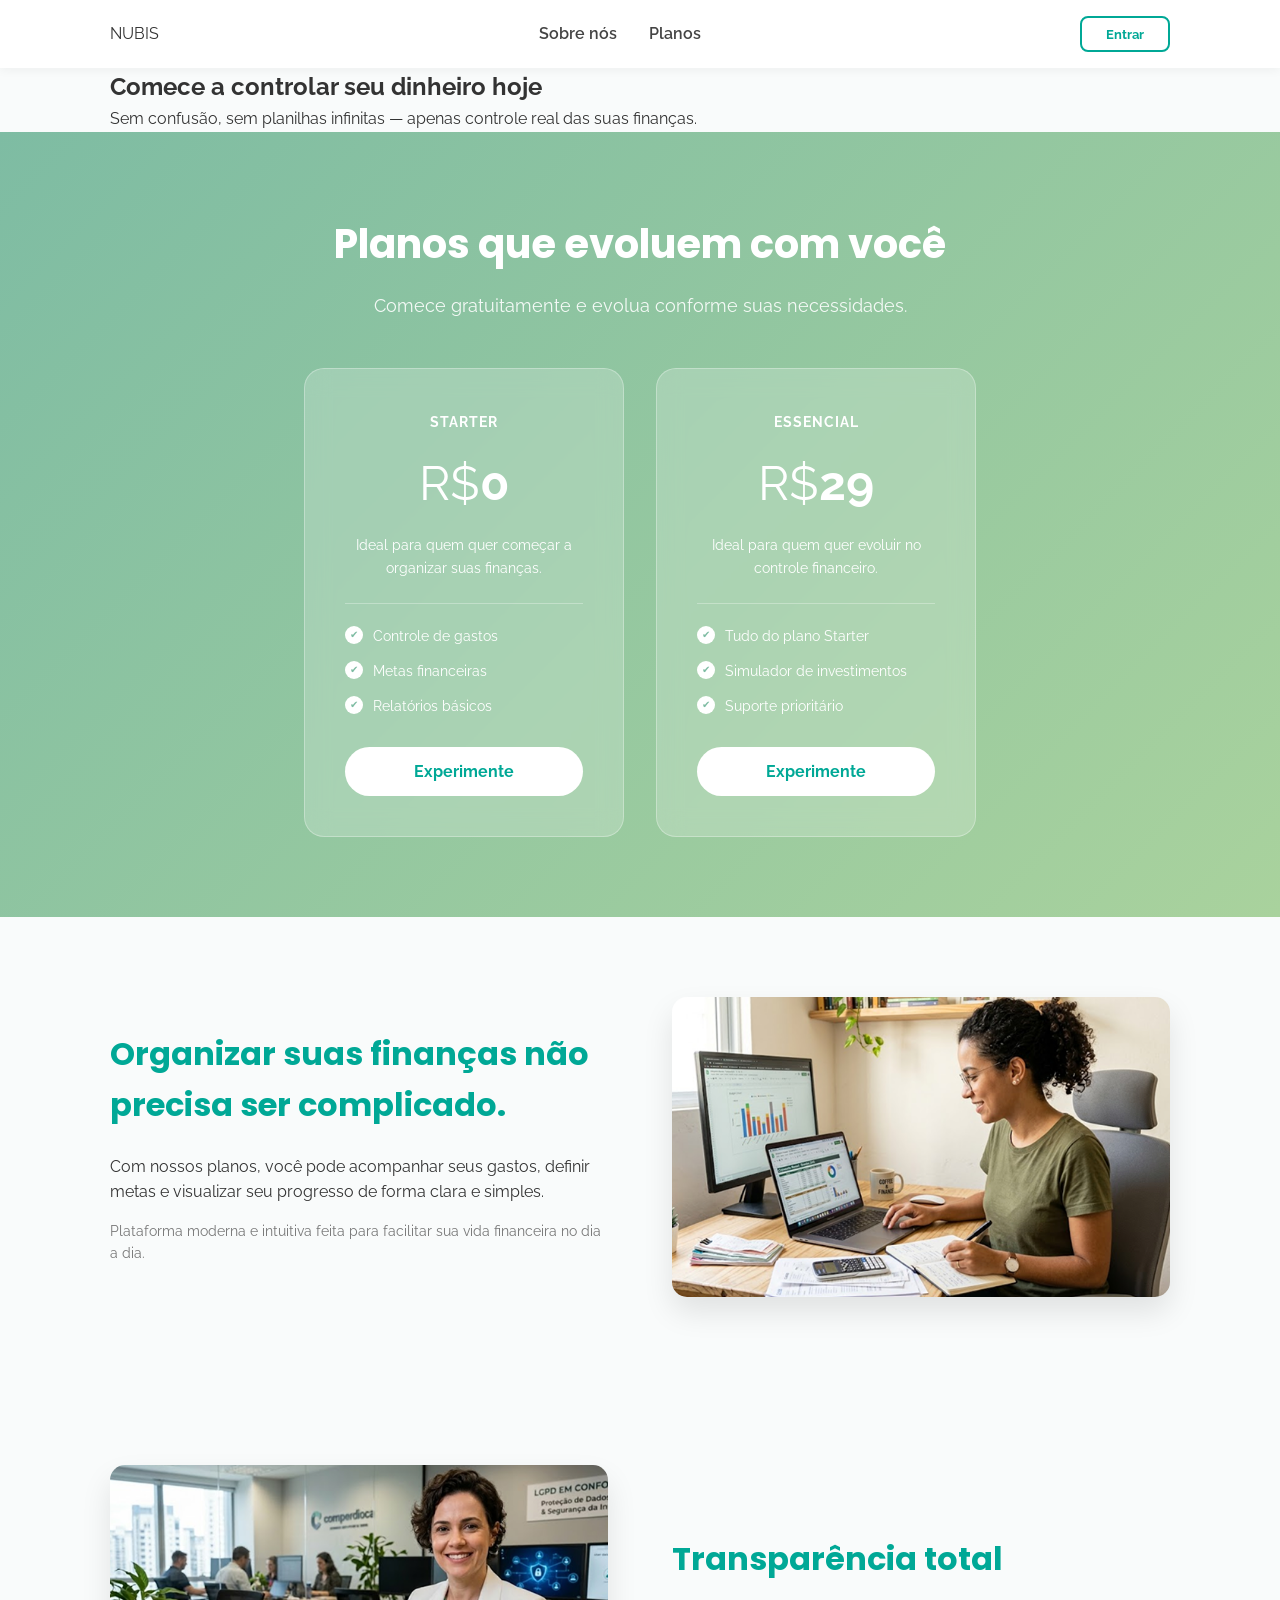
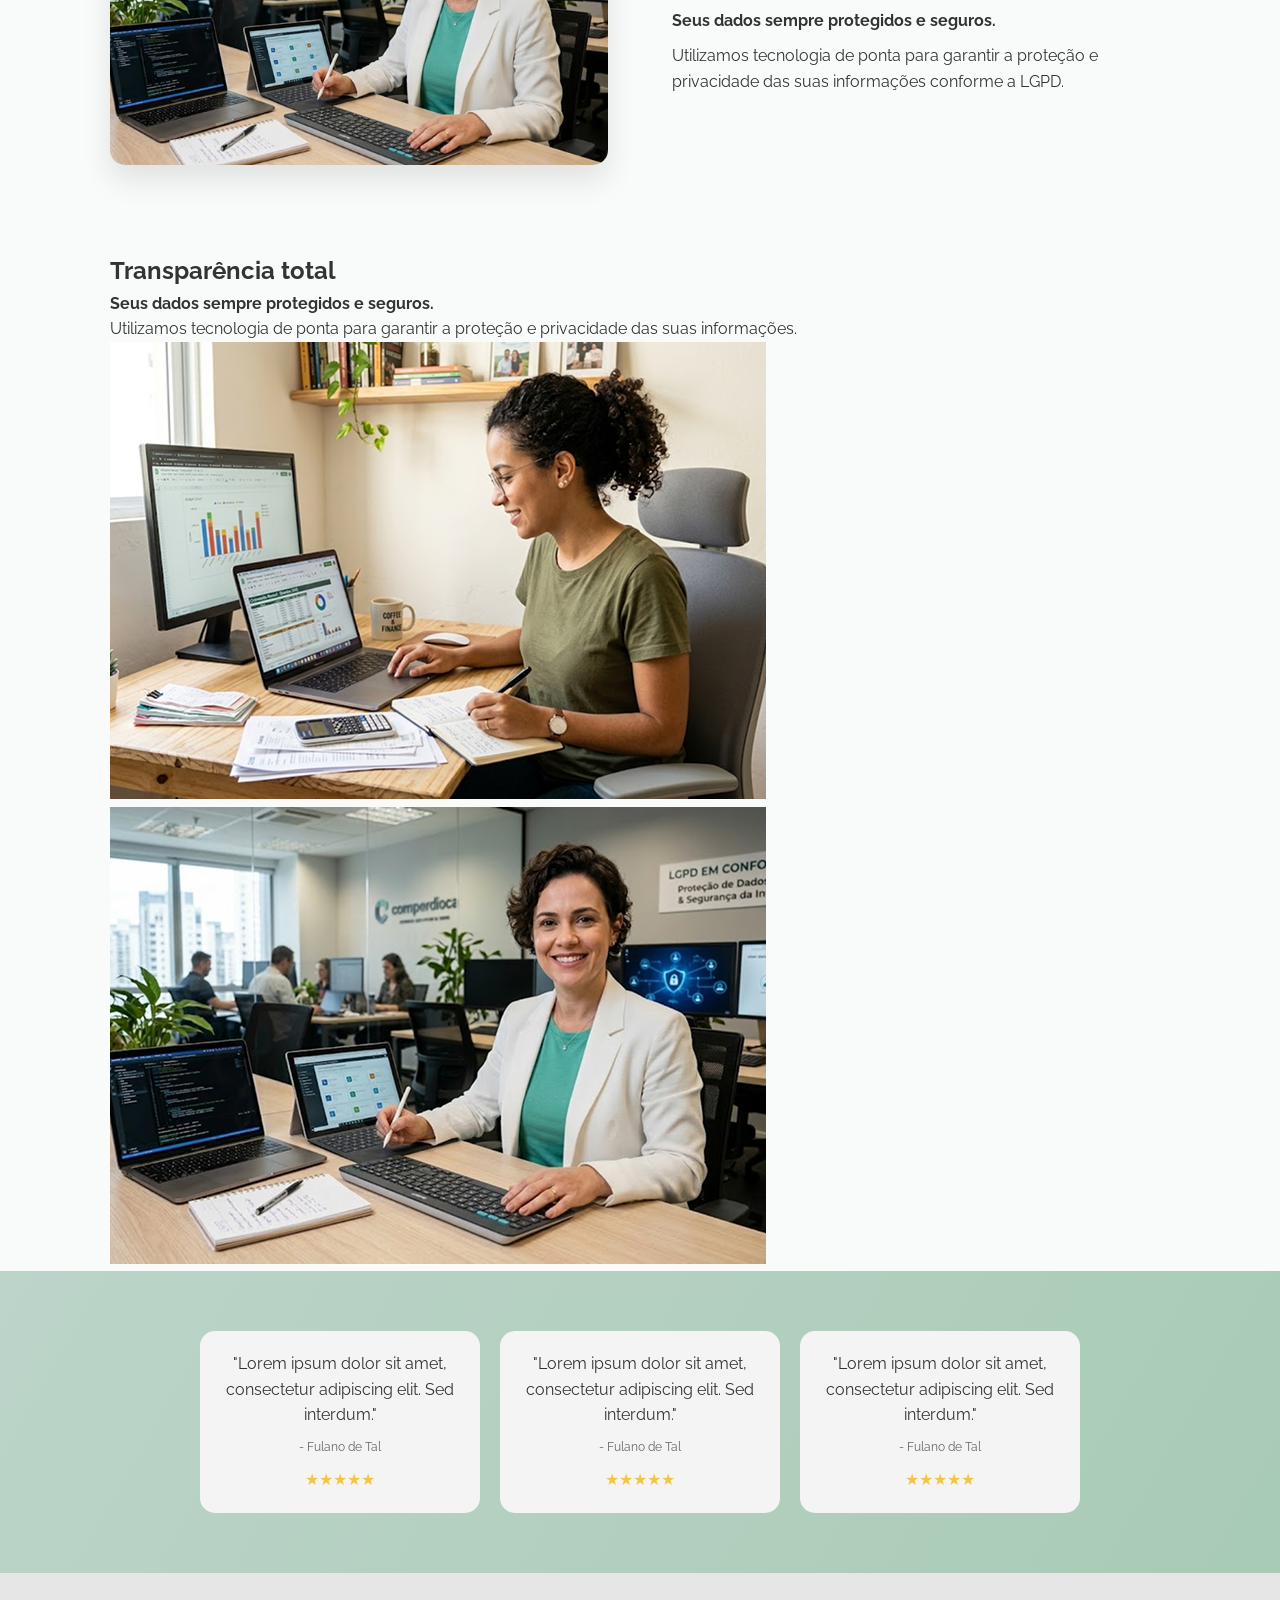
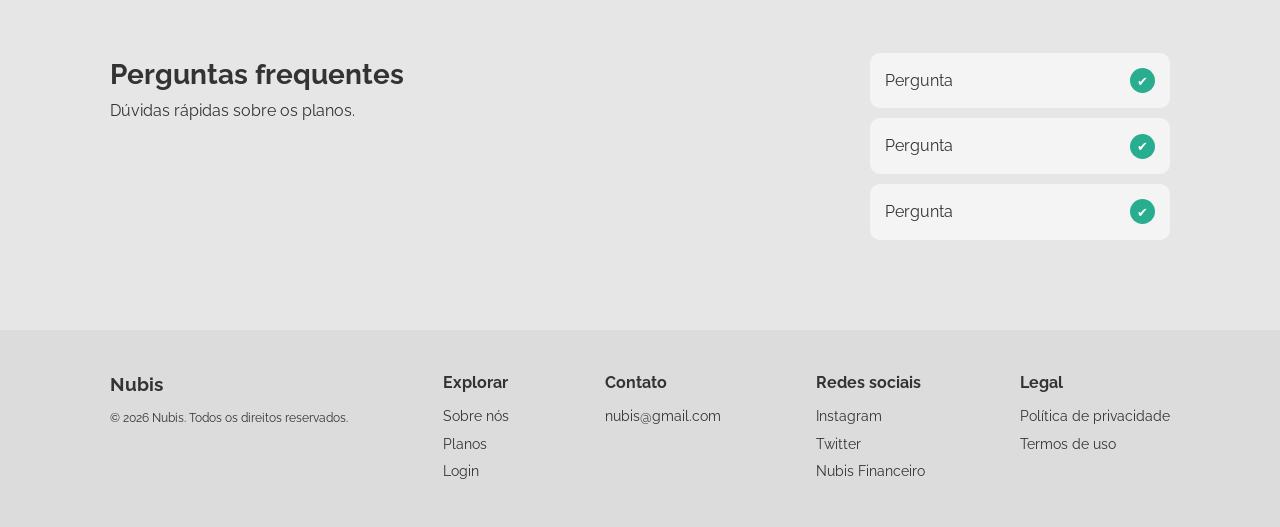
<file: planos.html>
<!DOCTYPE html>
<html lang="pt-br">

<head>
    <meta charset="UTF-8">
    <meta name="viewport" content="width=device-width, initial-scale=1.0">
    <title>Nubis - Planos</title>

  
    <link href="https://fonts.googleapis.com/css2?family=Poppins:wght@500;700&family=Raleway:wght@400;500&display=swap"
        rel="stylesheet">

    <link rel="stylesheet" href="style.css">
</head>

<body>

    <header class="cabecalho">
        <nav class="navbar container">

            <div class="logo">NUBIS</div>

            <ul class="nav-menu">
                <li><a href="index.html">Sobre nós</a></li>
                <li><a href="planos.html">Planos</a></li>
            </ul>

            <button class="btn-login">Entrar</button>

        </nav>
    </header>

    <main>

     
        <section class="hero">
            <div class="container hero-content">

                <div class="hero-texto">
                    <h1>
                        Comece a controlar seu dinheiro <span>hoje</span>
                    </h1>

                    <p>
                        Sem confusão, sem planilhas infinitas — apenas controle real das suas finanças.
                    </p>
                </div>

                <div class="hero-circulos"></div>

            </div>
        </section>

       
<section class="secao-planos">
    <div class="container">
        <h2 class="titulo-planos">Planos que evoluem com você</h2>
        <p class="subtitulo-planos">Comece gratuitamente e evolua conforme suas necessidades.</p>

        <div class="grade-planos">
            <div class="cartao-plano">
                <span class="tipo-plano">Starter</span>
                <div class="preco-plano">
                    <span class="cifrão">R$</span><strong>0</strong>
                </div>
                <p class="legenda-plano">Ideal para quem quer começar a organizar suas finanças.</p>
                <div class="divisor-diagonal"></div>
                <ul class="lista-beneficios">
                    <li><span class="icone-check"></span>Controle de gastos</li>
                    <li><span class="icone-check"></span>Metas financeiras</li>
                    <li><span class="icone-check"></span>Relatórios básicos</li>
                </ul>
                <a href="#" class="botao-experimente">Experimente</a>
            </div>

            <div class="cartao-plano destaque">
                <span class="tipo-plano">Essencial</span>
                <div class="preco-plano">
                    <span class="cifrão">R$</span><strong>29</strong>
                </div>
                <p class="legenda-plano">Ideal para quem quer evoluir no controle financeiro.</p>
                <div class="divisor-diagonal"></div>
                <ul class="lista-beneficios">
                    <li><span class="icone-check"></span>Tudo do plano Starter</li>
                    <li><span class="icone-check"></span>Simulador de investimentos</li>
                    <li><span class="icone-check"></span>Suporte prioritário</li>
                </ul>
                <a href="#" class="botao-experimente">Experimente</a>
            </div>
        </div>
    </div>
</section>

<section class="detalhes-funcionalidades">
    <div class="container conteudo-flex">
        <div class="texto-bloco">
            <h2>Organizar suas finanças não precisa ser complicado.</h2>
            <p>Com nossos planos, você pode acompanhar seus gastos, definir metas e visualizar seu progresso de forma clara e simples.</p>
            <p class="descricao-pequena">Plataforma moderna e intuitiva feita para facilitar sua vida financeira no dia a dia.</p>
        </div>
        <div class="imagem-bloco">
            <img src="/imagem/mulher-estudando.jpg" alt="Organização financeira" class="img-figma">
        </div>
    </div>
</section>

<section class="seguranca">
    <div class="container conteudo-flex">
        <div class="texto-bloco">
            <h2>Transparência total</h2>
            <p><strong>Seus dados sempre protegidos e seguros.</strong></p>
            <p>Utilizamos tecnologia de ponta para garantir a proteção e privacidade das suas informações conforme a LGPD.</p>
        </div>
        <div class="imagem-bloco">
            <img src="/imagem/profissional-seguranca.jpg" alt="Segurança de dados" class="img-figma">
        </div>
    </div>
</section>

        
        <section class="conteudo inverso">
            <div class="container flex">

                <div>
                    <h2>Transparência total</h2>

                    <p><strong>Seus dados sempre protegidos e seguros.</strong></p>

                    <p>
                        Utilizamos tecnologia de ponta para garantir a proteção e privacidade das suas informações.
                    </p>

                </div>

                <div class="img">
                    <img src="/imagem/mulher-estudando.jpg" alt="Pessoa organizando finanças">
                    <img src="/imagem/profissional-seguranca.jpg" alt="Pessoa organizando finanças">
                </div>

            </div>
        </section>

       
        <section class="depoimentos">
            <div class="container depoimentos-grid">

                <div class="card-depoimento">
                    <p>
                        "Lorem ipsum dolor sit amet, consectetur adipiscing elit. Sed interdum."
                    </p>
                    <span>- Fulano de Tal</span>

                    <div class="estrelas">★★★★★</div>
                </div>

                <div class="card-depoimento">
                    <p>
                        "Lorem ipsum dolor sit amet, consectetur adipiscing elit. Sed interdum."
                    </p>
                    <span>- Fulano de Tal</span>

                    <div class="estrelas">★★★★★</div>
                </div>

                <div class="card-depoimento">
                    <p>
                        "Lorem ipsum dolor sit amet, consectetur adipiscing elit. Sed interdum."
                    </p>
                    <span>- Fulano de Tal</span>

                    <div class="estrelas">★★★★★</div>
                </div>

            </div>
        </section>

        <!-- FAQ -->
        <section class="faq">
            <div class="container faq-container">

                <div class="faq-texto">
                    <h2>Perguntas frequentes</h2>
                    <p>Dúvidas rápidas sobre os planos.</p>
                </div>

                <div class="faq-perguntas">

                    <div class="pergunta">
                        <span>Pergunta</span>
                        <button>✔</button>
                    </div>

                    <div class="pergunta">
                        <span>Pergunta</span>
                        <button>✔</button>
                    </div>

                    <div class="pergunta">
                        <span>Pergunta</span>
                        <button>✔</button>
                    </div>

                </div>

            </div>
        </section>

        <!-- FOOTER -->
        <footer class="footer">
            <div class="container footer-grid">

                <div class="footer-logo">
                    <h3>Nubis</h3>
                    <p>© 2026 Nubis. Todos os direitos reservados.</p>
                </div>

                <div>
                    <h4>Explorar</h4>
                    <ul>
                        <li>Sobre nós</li>
                        <li>Planos</li>
                        <li>Login</li>
                    </ul>
                </div>

                <div>
                    <h4>Contato</h4>
                    <ul>
                        <li>nubis@gmail.com</li>
                    </ul>
                </div>

                <div>
                    <h4>Redes sociais</h4>
                    <ul>
                        <li>Instagram</li>
                        <li>Twitter</li>
                        <li>Nubis Financeiro</li>
                    </ul>
                </div>

                <div>
                    <h4>Legal</h4>
                    <ul>
                        <li>Política de privacidade</li>
                        <li>Termos de uso</li>
                    </ul>
                </div>

            </div>
        </footer>
    </main>

</body>

</html>
</file>
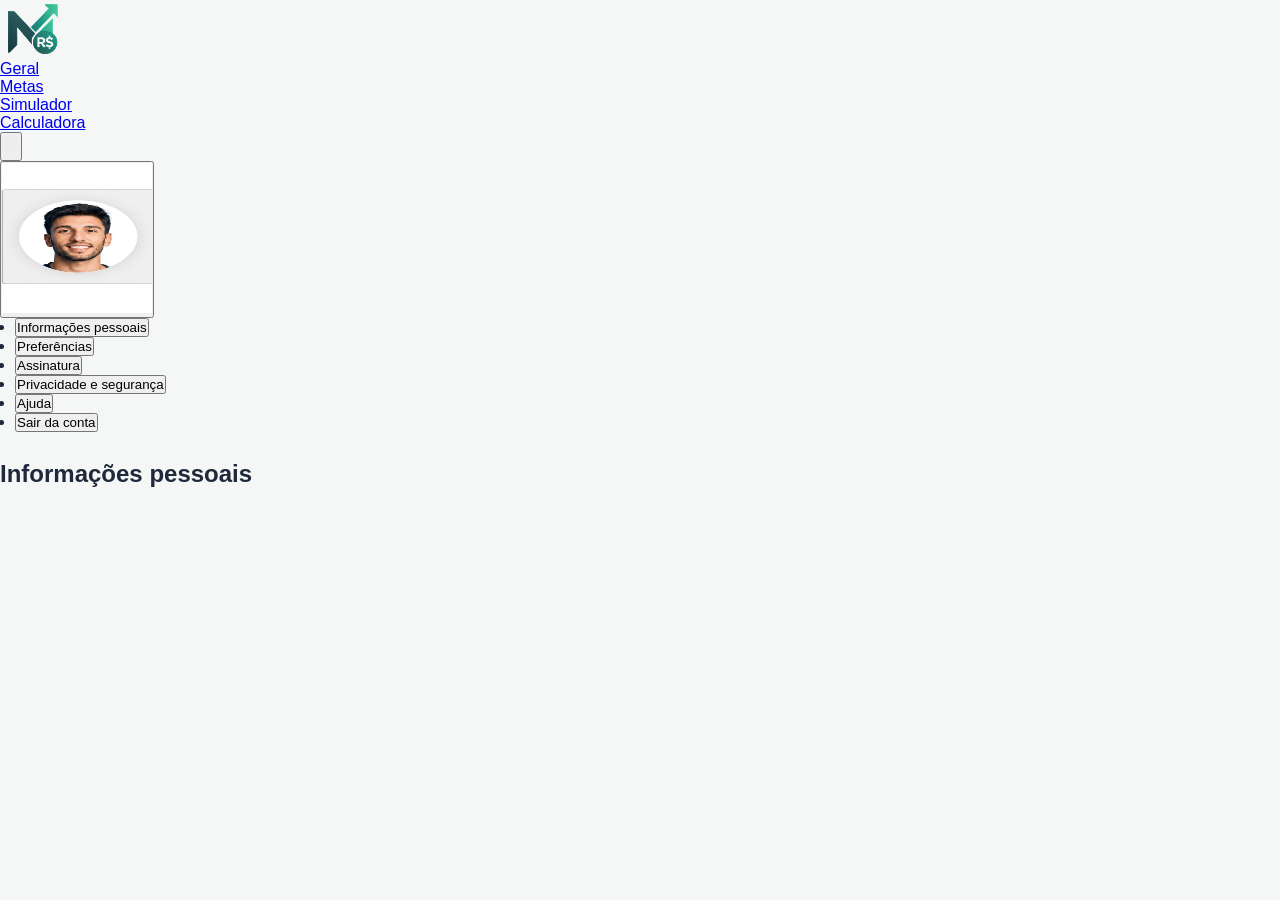
<file: paginas/perfil.html>
<!DOCTYPE html>
<html lang="pt-br">

<head>
    <meta charset="UTF-8">
    <meta name="viewport" content="width=device-width, initial-scale=1.0">
    <title>Configurações</title>
    <link rel="stylesheet" href="./../css/perfil.css">
</head>

<body>

    <!-- HEADER GLOBAL -->
    <header class="cabecalho">
        <nav class="barra-navegacao">
            <div class="logo">
                <img src="./../imagens/Nubis.png" alt="Logo da Nubis" class="imagem-logo">
            </div>

            <ul class="menu">
                <li class="item-menu"><a href="#" class="link-menu">Geral</a></li>
                <li class="item-menu"><a href="#" class="link-menu">Metas</a></li>
                <li class="item-menu"><a href="#" class="link-menu">Simulador</a></li>
                <li class="item-menu"><a href="#" class="link-menu">Calculadora</a></li>
                <li class="item-menu">
                    <button class="botao-notificacao" aria-label="Notificações"><img src="/imagens/Group.png" alt="notificação"></button>
                </li>
                <li class="item-menu">
                    <button class="botao-perfil" aria-label="Perfil do usuário">
                        <img src="/imagens/perfil1.jpg" alt="Foto de perfil" class="imagem-perfil">
                    </button>
                </li>
            </ul>
        </nav>
    </header>

    <!-- CONTEÚDO PRINCIPAL -->
    <main class="pagina-configuracoes">

        <!-- MENU LATERAL -->
        <aside class="menu-lateral">
            <nav aria-label="Menu de configurações">
                <ul class="lista-menu-lateral">

                    <li class="item-menu-lateral">
                        <button class="botao-menu-lateral ativo" data-secao="informacoes">
                            Informações pessoais
                        </button>
                    </li>

                    <li class="item-menu-lateral">
                        <button class="botao-menu-lateral" data-secao="preferencias">
                            Preferências
                        </button>
                    </li>

                    <li class="item-menu-lateral">
                        <button class="botao-menu-lateral" data-secao="assinatura">
                            Assinatura
                        </button>
                    </li>

                    <li class="item-menu-lateral">
                        <button class="botao-menu-lateral" data-secao="privacidade">
                            Privacidade e segurança
                        </button>
                    </li>

                    <li class="item-menu-lateral">
                        <button class="botao-menu-lateral" data-secao="ajuda">
                            Ajuda
                        </button>
                    </li>

                    <li class="item-menu-lateral">
                        <button class="botao-menu-lateral" data-secao="logout">
                            Sair da conta
                        </button>
                    </li>

                </ul>
            </nav>
        </aside>

        <!-- ÁREA DINÂMICA -->
        <section class="conteudo-configuracoes" aria-live="polite">

            <!-- Cabeçalho da seção -->
            <header class="cabecalho-conteudo">
                <h1 class="titulo-pagina">Informações pessoais</h1>
            </header>

            <!-- Conteúdo será inserido via JS -->
            <div id="conteudo-dinamico" class="conteudo-dinamico">
                <!-- JS injeta aqui -->
            </div>

        </section>

    </main>

</body>

</html>
</file>
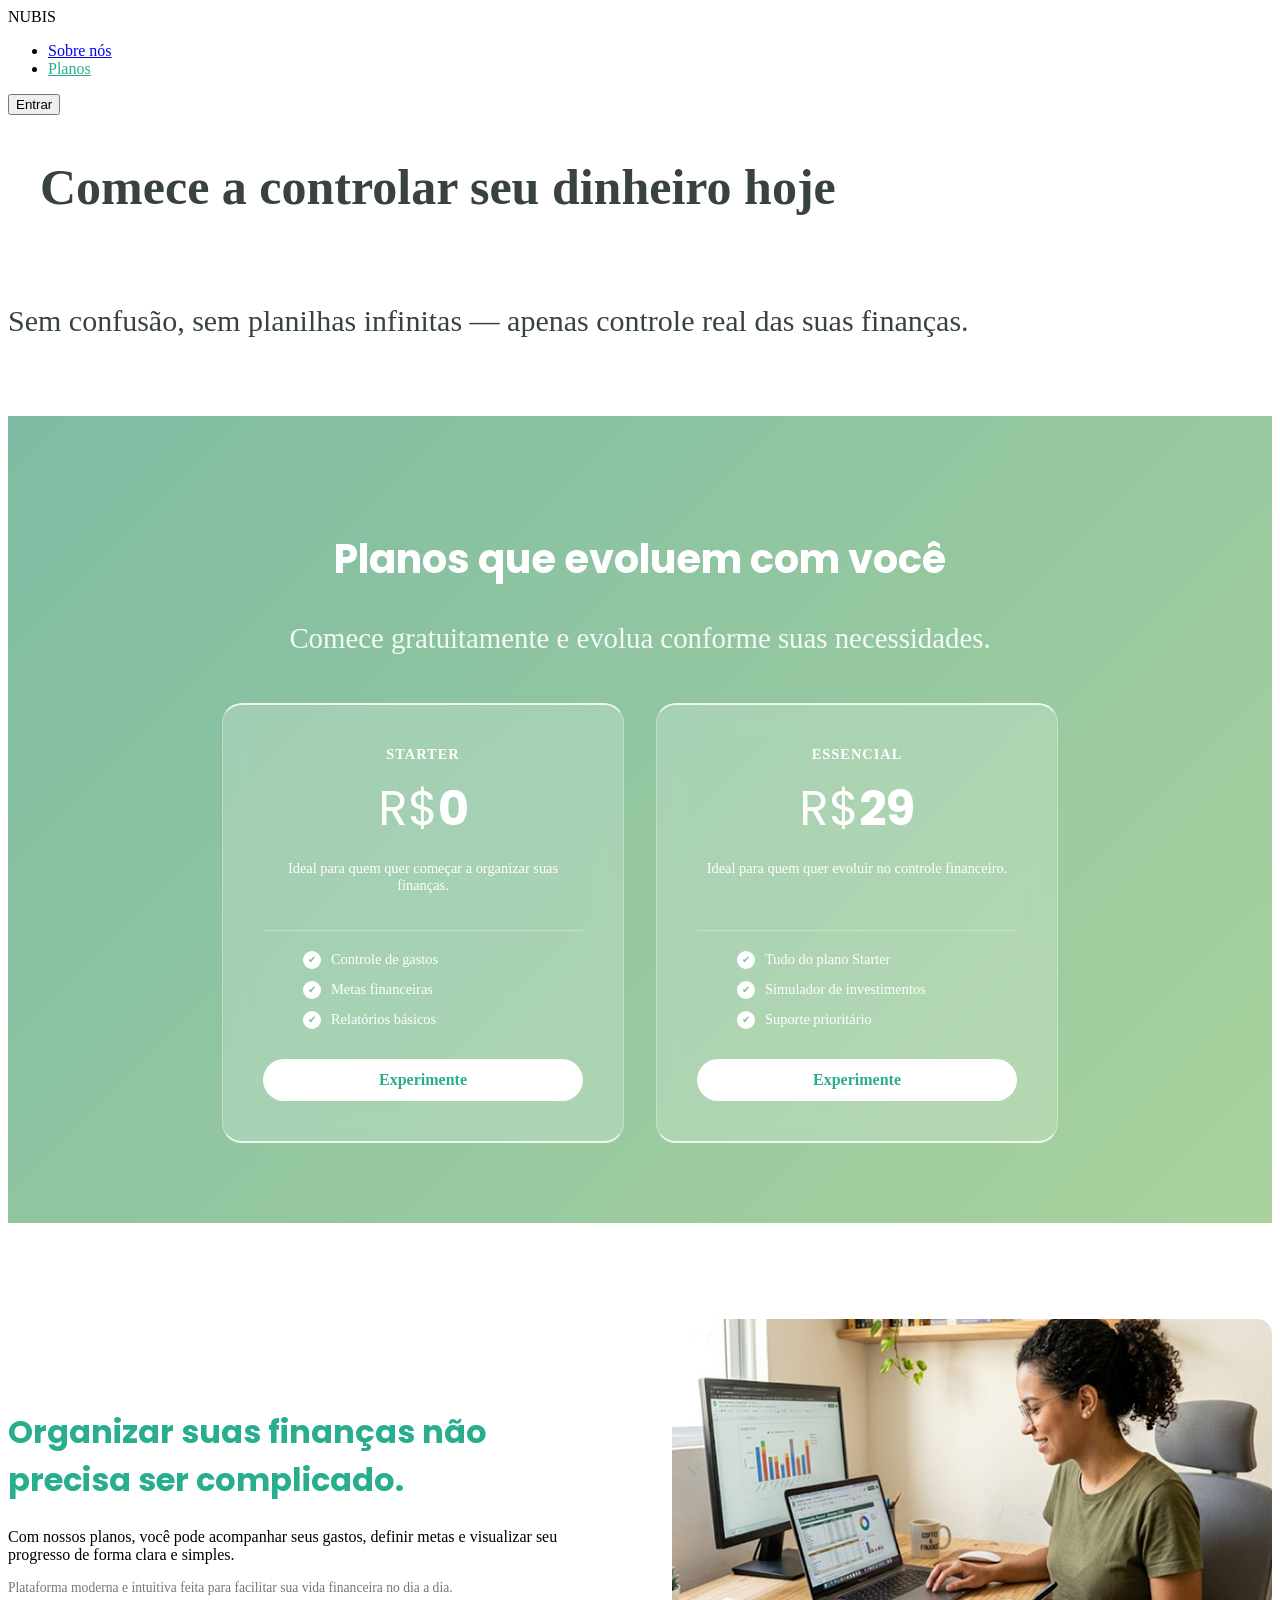
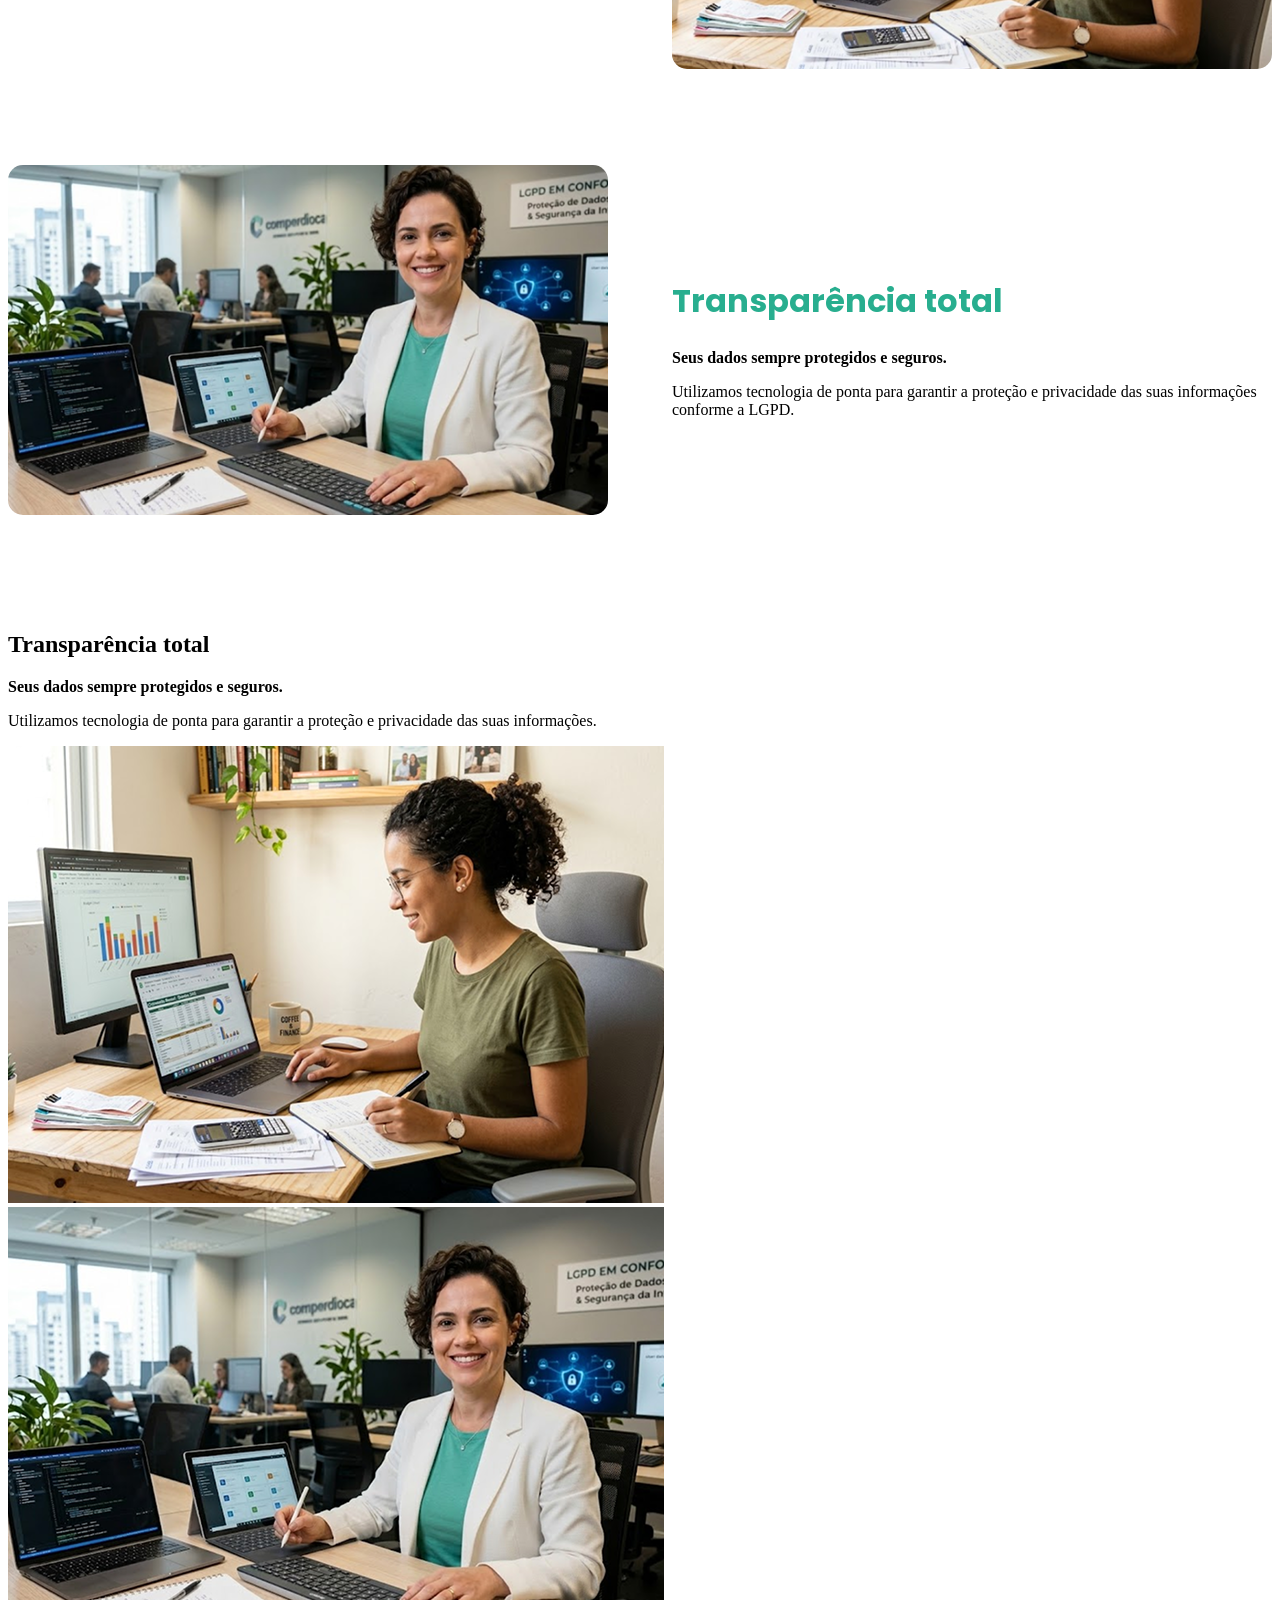
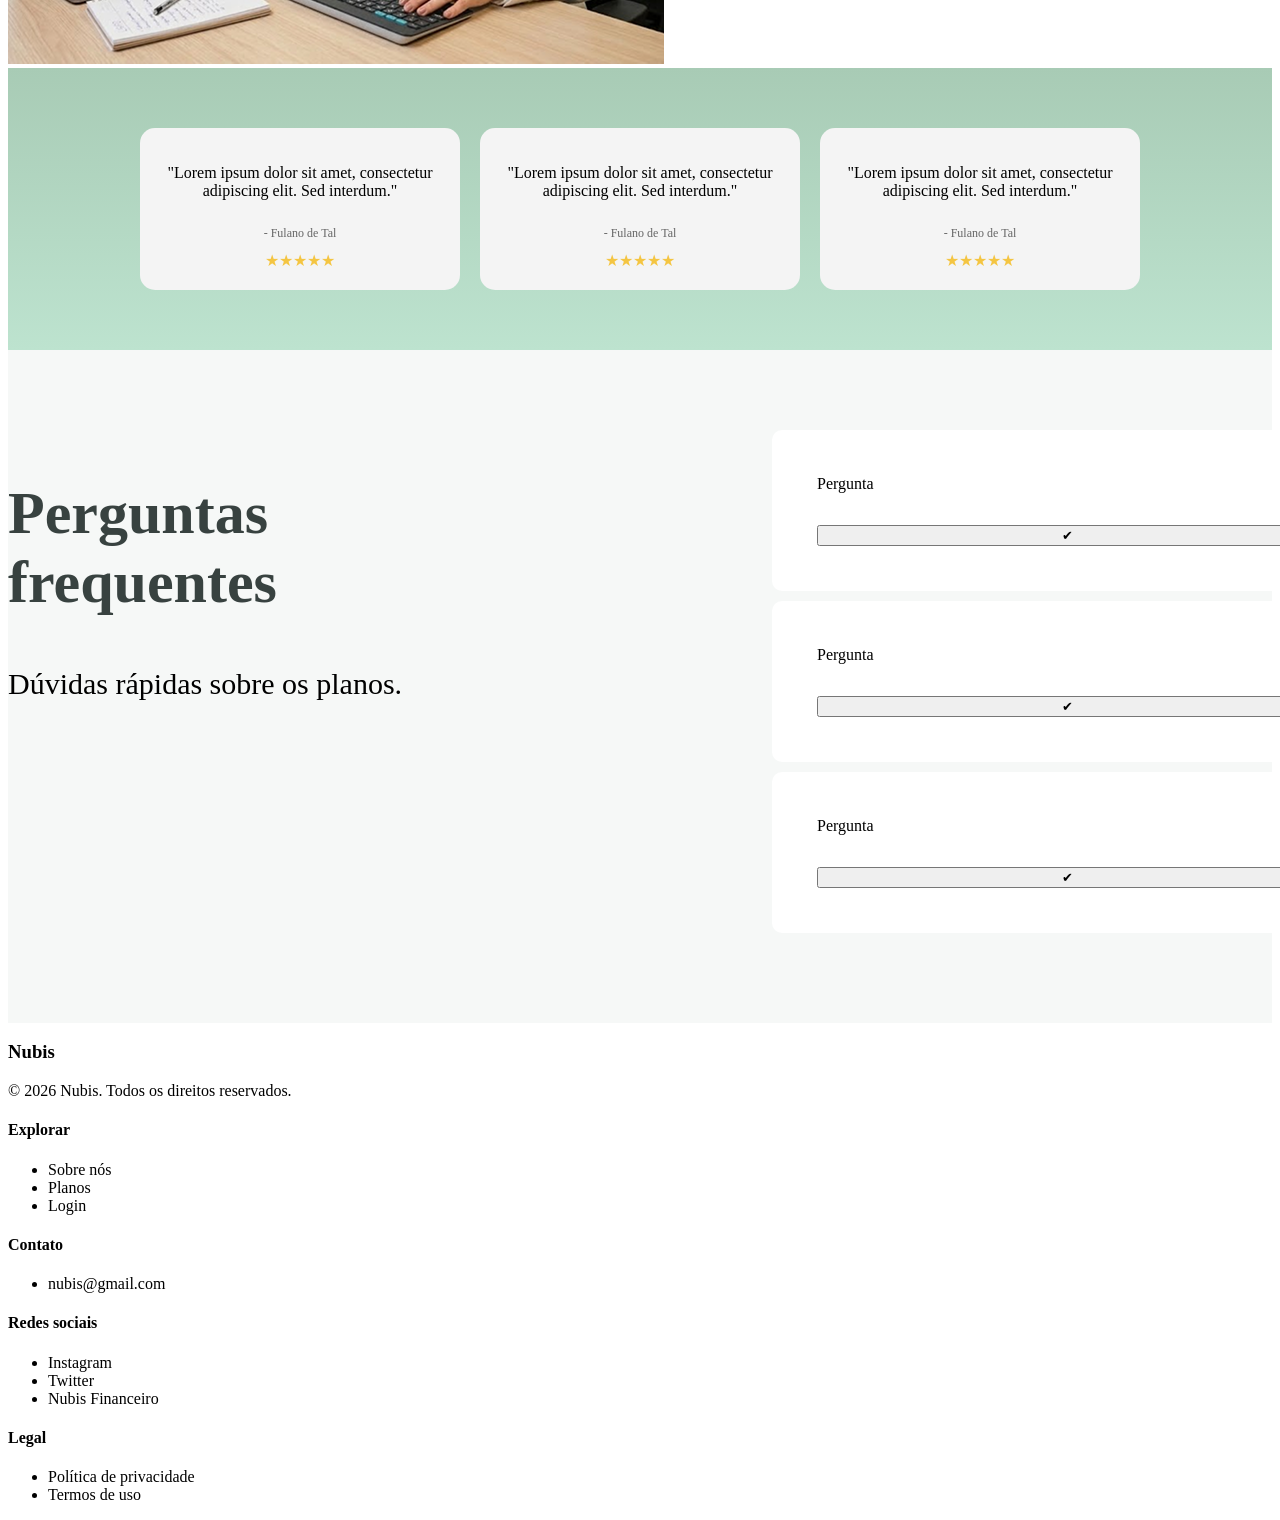
<file: paginas/planos.html>
<!DOCTYPE html>
<html lang="pt-br">

<head>
    <meta charset="UTF-8">
    <meta name="viewport" content="width=device-width, initial-scale=1.0">
    <title>Nubis - Planos</title>

  
    <link href="https://fonts.googleapis.com/css2?family=Poppins:wght@500;700&family=Raleway:wght@400;500&display=swap"
        rel="stylesheet">

    <link rel="stylesheet" href="./../css/planos.css">
</head>

<body>

    <header class="cabecalho">
        <nav class="navbar container">

            <div class="logo">NUBIS</div>

            <ul class="nav-menu">
                <li><a href="index.html">Sobre nós</a></li>
                <li><a href="planos.html">Planos</a></li>
            </ul>

            <button class="btn-login">Entrar</button>

        </nav>
    </header>

    <main>

     
        <section class="hero">
            <div class="container hero-content">

                <div class="hero-texto">
                    <h1>
                        Comece a controlar seu dinheiro <span>hoje</span>
                    </h1>

                    <p>
                        Sem confusão, sem planilhas infinitas — apenas controle real das suas finanças.
                    </p>
                </div>

                <div class="hero-circulos"></div>

            </div>
        </section>

       
<section class="secao-planos">
    <div class="container">
        <h2 class="titulo-planos">Planos que evoluem com você</h2>
        <p class="subtitulo-planos">Comece gratuitamente e evolua conforme suas necessidades.</p>

        <div class="grade-planos">
            <div class="cartao-plano">
                <span class="tipo-plano">Starter</span>
                <div class="preco-plano">
                    <span class="cifrão">R$</span><strong>0</strong>
                </div>
                <p class="legenda-plano">Ideal para quem quer começar a organizar suas finanças.</p>
                <div class="divisor-diagonal"></div>
                <ul class="lista-beneficios">
                    <li><span class="icone-check"></span>Controle de gastos</li>
                    <li><span class="icone-check"></span>Metas financeiras</li>
                    <li><span class="icone-check"></span>Relatórios básicos</li>
                </ul>
                <a href="#" class="botao-experimente">Experimente</a>
            </div>

            <div class="cartao-plano destaque">
                <span class="tipo-plano">Essencial</span>
                <div class="preco-plano">
                    <span class="cifrão">R$</span><strong>29</strong>
                </div>
                <p class="legenda-plano">Ideal para quem quer evoluir no controle financeiro.</p>
                <div class="divisor-diagonal"></div>
                <ul class="lista-beneficios">
                    <li><span class="icone-check"></span>Tudo do plano Starter</li>
                    <li><span class="icone-check"></span>Simulador de investimentos</li>
                    <li><span class="icone-check"></span>Suporte prioritário</li>
                </ul>
                <a href="#" class="botao-experimente">Experimente</a>
            </div>
        </div>
    </div>
</section>

<section class="detalhes-funcionalidades">
    <div class="container conteudo-flex">
        <div class="texto-bloco">
            <h2>Organizar suas finanças não precisa ser complicado.</h2>
            <p>Com nossos planos, você pode acompanhar seus gastos, definir metas e visualizar seu progresso de forma clara e simples.</p>
            <p class="descricao-pequena">Plataforma moderna e intuitiva feita para facilitar sua vida financeira no dia a dia.</p>
        </div>
        <div class="imagem-bloco">
            <img src="/imagem/mulher-estudando.jpg" alt="Organização financeira" class="img-figma">
        </div>
    </div>
</section>

<section class="seguranca">
    <div class="container conteudo-flex">
        <div class="texto-bloco">
            <h2>Transparência total</h2>
            <p><strong>Seus dados sempre protegidos e seguros.</strong></p>
            <p>Utilizamos tecnologia de ponta para garantir a proteção e privacidade das suas informações conforme a LGPD.</p>
        </div>
        <div class="imagem-bloco">
            <img src="/imagem/profissional-seguranca.jpg" alt="Segurança de dados" class="img-figma">
        </div>
    </div>
</section>

        
        <section class="conteudo inverso">
            <div class="container flex">

                <div>
                    <h2>Transparência total</h2>

                    <p><strong>Seus dados sempre protegidos e seguros.</strong></p>

                    <p>
                        Utilizamos tecnologia de ponta para garantir a proteção e privacidade das suas informações.
                    </p>

                </div>

                <div class="img">
                    <img src="/imagem/mulher-estudando.jpg" alt="Pessoa organizando finanças">
                    <img src="/imagem/profissional-seguranca.jpg" alt="Pessoa organizando finanças">
                </div>

            </div>
        </section>

       
        <section class="depoimentos">
            <div class="container depoimentos-grid">

                <div class="card-depoimento">
                    <p>
                        "Lorem ipsum dolor sit amet, consectetur adipiscing elit. Sed interdum."
                    </p>
                    <span>- Fulano de Tal</span>

                    <div class="estrelas">★★★★★</div>
                </div>

                <div class="card-depoimento">
                    <p>
                        "Lorem ipsum dolor sit amet, consectetur adipiscing elit. Sed interdum."
                    </p>
                    <span>- Fulano de Tal</span>

                    <div class="estrelas">★★★★★</div>
                </div>

                <div class="card-depoimento">
                    <p>
                        "Lorem ipsum dolor sit amet, consectetur adipiscing elit. Sed interdum."
                    </p>
                    <span>- Fulano de Tal</span>

                    <div class="estrelas">★★★★★</div>
                </div>

            </div>
        </section>

        <!-- FAQ -->
        <section class="faq">
            <div class="container faq-container">

                <div class="faq-texto">
                    <h2>Perguntas frequentes</h2>
                    <p>Dúvidas rápidas sobre os planos.</p>
                </div>

                <div class="faq-perguntas">

                    <div class="pergunta">
                        <span>Pergunta</span>
                        <button>✔</button>
                    </div>

                    <div class="pergunta">
                        <span>Pergunta</span>
                        <button>✔</button>
                    </div>

                    <div class="pergunta">
                        <span>Pergunta</span>
                        <button>✔</button>
                    </div>

                </div>

            </div>
        </section>

        <!-- FOOTER -->
        <footer class="footer">
            <div class="container footer-grid">

                <div class="footer-logo">
                    <h3>Nubis</h3>
                    <p>© 2026 Nubis. Todos os direitos reservados.</p>
                </div>

                <div>
                    <h4>Explorar</h4>
                    <ul>
                        <li>Sobre nós</li>
                        <li>Planos</li>
                        <li>Login</li>
                    </ul>
                </div>

                <div>
                    <h4>Contato</h4>
                    <ul>
                        <li>nubis@gmail.com</li>
                    </ul>
                </div>

                <div>
                    <h4>Redes sociais</h4>
                    <ul>
                        <li>Instagram</li>
                        <li>Twitter</li>
                        <li>Nubis Financeiro</li>
                    </ul>
                </div>

                <div>
                    <h4>Legal</h4>
                    <ul>
                        <li>Política de privacidade</li>
                        <li>Termos de uso</li>
                    </ul>
                </div>

            </div>
        </footer>
    </main>

</body>

</html>
</file>
<file: style.css>
* {
    margin: 0;
    padding: 0;
    box-sizing: border-box;
    font-family: 'Raleway', sans-serif;
}

body {
    background-color: #f9fbfb;
    color: #333;
    line-height: 1.6;
}

.container {
    max-width: 1100px;
    margin: 0 auto;
    padding: 0 20px;
}


.cabecalho {
    background: #fff;
    padding: 1rem 0;
    box-shadow: 0 2px 10px rgba(0,0,0,0.05);
}

.navbar {
    display: flex;
    justify-content: space-between;
    align-items: center;
}

.logo img {
    height: 40px;
}

.nav-menu {
    display: flex;
    list-style: none;
    gap: 2rem;
}

.nav-menu a {
    text-decoration: none;
    color: #444;
    font-weight: 600;
    transition: 0.3s;
}

.nav-menu a:hover {
    color: #00a896;
}

.btn-login {
    background: transparent;
    border: 2px solid #00a896;
    color: #00a896;
    padding: 0.5rem 1.5rem;
    border-radius: 8px;
    font-weight: bold;
    cursor: pointer;
    transition: 0.3s;
}

.btn-login:hover {
    background: #00a896;
    color: #fff;
}


.secao-planos {
    background: linear-gradient(135deg, #7ebca3 0%, #a9d29d 100%);
    padding: 80px 0;
    text-align: center;
    color: white;
}

.titulo-planos {
    font-family: 'Poppins', sans-serif;
    font-size: 2.5rem;
    margin-bottom: 1rem;
}

.subtitulo-planos {
    font-size: 1.1rem;
    margin-bottom: 3rem;
    opacity: 0.9;
}

.grade-planos {
    display: flex;
    justify-content: center;
    gap: 2rem;
    flex-wrap: wrap;
}


.cartao-plano {
    background: rgba(255, 255, 255, 0.2);
    backdrop-filter: blur(12px);
    -webkit-backdrop-filter: blur(12px);
    border: 1px solid rgba(255, 255, 255, 0.3);
    border-radius: 20px;
    padding: 40px;
    width: 320px;
    transition: transform 0.3s ease;
}

.cartao-plano:hover {
    transform: translateY(-10px);
}

.tipo-plano {
    text-transform: uppercase;
    font-weight: bold;
    letter-spacing: 1px;
    font-size: 0.9rem;
}

.preco-plano {
    font-size: 3rem;
    font-family: 'Poppins', sans-serif;
    margin: 10px 0;
}

.legenda-plano {
    font-size: 0.9rem;
    margin-bottom: 20px;
    min-height: 50px;
}

.divisor-diagonal {
    height: 1px;
    background: rgba(255, 255, 255, 0.3);
    margin: 20px 0;
}

.lista-beneficios {
    list-style: none;
    text-align: left;
    margin-bottom: 30px;
}

.lista-beneficios li {
    margin-bottom: 12px;
    display: flex;
    align-items: center;
    font-size: 0.9rem;
}

.icone-check {
    width: 18px;
    height: 18px;
    background: #fff;
    color: #7ebca3;
    border-radius: 50%;
    display: inline-flex;
    align-items: center;
    justify-content: center;
    margin-right: 10px;
    font-size: 10px;
}

.icone-check::before {
    content: '✔';
}

.botao-experimente {
    display: block;
    background: #fff;
    color: #00a896;
    text-decoration: none;
    padding: 12px;
    border-radius: 50px;
    font-weight: bold;
    transition: 0.3s;
}

.botao-experimente:hover {
    background: #f0f0f0;
    box-shadow: 0 4px 15px rgba(0,0,0,0.1);
}


.detalhes-funcionalidades, .seguranca {
    padding: 80px 0;
}

.conteudo-flex {
    display: flex;
    align-items: center;
    gap: 4rem;
}

.conteudo-flex > div {
    flex: 1;
}


.seguranca .conteudo-flex {
    flex-direction: row-reverse;
}

.texto-bloco {
    flex: 1;
}

.texto-bloco h2 {
    font-family: 'Poppins', sans-serif;
    color: #00a896;
    font-size: 2rem;
    margin-bottom: 1.5rem;
}

.texto-bloco p {
    margin-bottom: 10px;
}

.descricao-pequena {
    margin-top: 1rem;
    font-size: 0.85rem;
    color: #777;
}

.imagem-bloco {
    flex: 1;
}

.img-figma {
    width: 100%;
    height: 300px;
    object-fit: cover;
    border-radius: 15px;
    box-shadow: 0 15px 30px rgba(0,0,0,0.1);
}

@media (max-width: 768px) {
    .conteudo-flex, .inverso {
        flex-direction: column;
        text-align: center;
    }
    
    .grade-planos {
        flex-direction: column;
        align-items: center;
    }
}


.depoimentos {
    background: linear-gradient(120deg, #bcd4c9, #a8cbb5);
    padding: 60px 0;
}

.depoimentos-grid {
    display: flex;
    gap: 20px;
    justify-content: center;
}

.card-depoimento {
    background: #f4f4f4;
    padding: 20px;
    border-radius: 15px;
    width: 280px;
    text-align: center;
}

.card-depoimento span {
    display: block;
    margin-top: 10px;
    font-size: 12px;
    color: #666;
}

.estrelas {
    margin-top: 10px;
    color: #f4c542;
}

.faq {
    padding: 80px 0;
    background: #e6e6e6;
}

.faq-container {
    display: flex;
    justify-content: space-between;
    gap: 40px;
}

.faq-texto h2 {
    font-size: 28px;
}

.faq-perguntas {
    width: 300px;
}

.pergunta {
    background: #f4f4f4;
    padding: 15px;
    margin-bottom: 10px;
    border-radius: 10px;
    display: flex;
    justify-content: space-between;
    align-items: center;
}

.pergunta button {
    background: #28AE8F;
    color: white;
    border: none;
    border-radius: 50%;
    width: 25px;
    height: 25px;
}


.footer {
    background: #dcdcdc;
    padding: 40px 0;
}

.footer-grid {
    display: flex;
    justify-content: space-between;
    gap: 20px;
}

.footer h4 {
    margin-bottom: 10px;
}

.footer ul {
    list-style: none;
}

.footer li {
    margin-bottom: 5px;
    font-size: 14px;
}

.footer-logo p {
    font-size: 12px;
    margin-top: 10px;
}


@media (max-width: 768px) {
    .depoimentos-grid {
        flex-direction: column;
        align-items: center;
    }

    .faq-container {
        flex-direction: column;
    }

    .footer-grid {
        flex-direction: column;
    }
}
</file>
<file: css/perfil.css>
/* --- Reset e Variáveis Premium --- */
:root {
    --primary: #2ebc99; 
    --primary-hover: #249c7f;
    --bg-main: #f4f7f6; 
    --bg-sidebar: #2c3533; 
    --text-dark: #1e293b;
    --text-muted: #64748b;
    --white: #ffffff;
    --border-soft: #e2e8f0;
    --shadow-sm: 0 2px 8px rgba(0,0,0,0.03);
    --shadow-hover: 0 10px 25px rgba(0,0,0,0.06);
    --font-main: 'Poppins', sans-serif;
    --transition: all 0.3s cubic-bezier(0.4, 0, 0.2, 1);
}

* {
    margin: 0;
    padding: 0;
    box-sizing: border-box;
}

body {
    font-family: var(--font-main);
    color: var(--text-dark);
    background-color: var(--bg-main);
    height: 100vh;
    display: flex;
    flex-direction: column;
    overflow: hidden; 
}

/* --- Custom Scrollbar --- */
::-webkit-scrollbar {
    width: 8px;
}
::-webkit-scrollbar-track {
    background: transparent;
}
::-webkit-scrollbar-thumb {
    background: #cbd5e1;
    border-radius: 10px;
}
::-webkit-scrollbar-thumb:hover {
    background: #94a3b8;
}

/* --- Estrutura Layout --- */
.layout-wrapper {
    display: flex;
    flex: 1;
    height: calc(100vh - 80px); 
}

/* --- Sidebar --- */
.sidebar {
    width: 260px;
    background-color: var(--bg-sidebar);
    padding: 30px 0;
    display: flex;
    flex-direction: column;
}

.menu-lateral {
    display: flex;
    flex-direction: column;
    height: 100%;
    padding: 0 15px;
}

.menu-lateral a {
    color: #fff;
    text-decoration: none;
    padding: 14px 20px;
    margin-bottom: 5px;
    border-radius: 8px;
    font-size: 14px;
    font-weight: 400;
    transition: var(--transition);
}

.menu-lateral a:hover {
    background-color: rgba(255,255,255,0.05);
    color: var(--white);
    transform: translateX(5px); /* Move levemente para a direita no hover */
}

.menu-lateral a.active {
    background-color: rgba(46, 188, 153, 0.1);
    color: var(--primary);
    font-weight: 600;
}

.spacer { flex-grow: 1; }

.sair {
    margin-bottom: 20px;
    background: transparent;
    border: none;
    color: #fff;
    text-decoration: none;
    padding: 14px 20px;
    margin-bottom: 5px;
    border-radius: 8px;
    font-size: 14px;
    font-weight: 400;
    transition: var(--transition);
    text-align: start;
    cursor: pointer;
}

.sair:hover {
    background-color: rgba(255,255,255,0.05);
    color: var(--white);
    transform: translateX(5px); /* Move levemente para a direita no hover */
}

.sair.active {
    background-color: rgba(46, 188, 153, 0.1);
    color: var(--primary);
    font-weight: 600;
}


/* --- Área de Conteúdo Principal --- */
.content-area {
    flex: 1;
    overflow-y: auto;
    padding: 50px;
}

.content-inner {
    max-width: 1050px;
    margin: 0 auto;
}

.section-block h2 {
    font-size: 20px;
    font-weight: 600;
    color: var(--text-dark);
    margin-bottom: 24px;
}

/* --- Acordeão (FAQ) Melhorado --- */
.faq-list {
    display: flex;
    flex-direction: column;
    gap: 12px;
}

.faq-item {
    background: var(--white);
    border-radius: 12px;
    border: 1px solid transparent;
    box-shadow: var(--shadow-sm);
    transition: var(--transition);
    overflow: hidden;
}

.faq-item:hover {
    border-color: var(--border-soft);
    box-shadow: var(--shadow-hover);
}

.faq-item[open] {
    border-color: var(--primary);
}

.faq-item summary {
    padding: 20px 25px;
    display: flex;
    justify-content: space-between;
    align-items: center;
    cursor: pointer;
    font-weight: 500;
    font-size: 15px;
    color: var(--text-dark);
    list-style: none; 
    outline: none;
    user-select: none;
}

.faq-item summary::-webkit-details-marker {
    display: none; 
}

.faq-icon {
    width: 28px;
    height: 28px;
    background-color: var(--primary);
    border-radius: 50%;
    display: flex;
    justify-content: center;
    align-items: center;
    transition: transform 0.4s cubic-bezier(0.4, 0, 0.2, 1);
}

.faq-icon::after {
    content: '';
    width: 6px;
    height: 6px;
    border-right: 2px solid white;
    border-bottom: 2px solid white;
    transform: rotate(45deg);
    margin-bottom: 3px;
}

.faq-item[open] .faq-icon {
    transform: rotate(180deg);
    background-color: var(--text-dark); /* Fica escuro quando abre, detalhe charmoso */
}

.faq-item p {
    padding: 0 25px 22px 25px;
    font-size: 14px;
    color: var(--text-muted);
    line-height: 1.6;
    animation: slideDown 0.3s ease-out;
}

@keyframes slideDown {
    from { opacity: 0; transform: translateY(-10px); }
    to { opacity: 1; transform: translateY(0); }
}

/* --- Linhas Divisórias --- */
.divider {
    border: none;
    height: 1px;
    background-color: var(--border-soft);
    margin: 45px 0;
}

/* --- Cards (Guia Rápido) Interativos --- */
.cards-grid {
    display: grid;
    /* Auto-fit cria quantas colunas couberem, mantendo responsivo */
    grid-template-columns: repeat(auto-fit, minmax(220px, 1fr));
    gap: 24px;
}

.card {
    background: var(--white);
    padding: 28px 24px;
    border-radius: 16px;
    box-shadow: var(--shadow-sm);
    border: 1px solid transparent;
    transition: var(--transition);
    display: flex;
    flex-direction: column;
}

.card:hover {
    transform: translateY(-5px);
    box-shadow: var(--shadow-hover);
    border-color: var(--border-soft);
}

.card h3 {
    font-size: 15px;
    font-weight: 600;
    color: var(--text-dark);
    margin-bottom: 16px;
    line-height: 1.4;
}

.card ol {
    padding-left: 18px;
    font-size: 13px;
    color: var(--text-muted);
    line-height: 2;
}

.card p {
    font-size: 13px;
    color: var(--text-muted);
    line-height: 1.7;
}

.rule-text {
    margin-bottom: auto; /* Empurra a obs para o final do card */
}

.obs {
    font-size: 12px !important;
    opacity: 0.7;
    margin-top: 15px;
    font-style: italic;
}

.placeholder-text {
    opacity: 0.6;
}

/* --- Footer Contato --- */
.contato-suporte {
    text-align: center;
    padding-bottom: 20px;
}

.contato-suporte h2 {
    font-size: 18px;
    margin-bottom: 12px;
}

.contato-suporte p {
    font-size: 14px;
    color: var(--text-muted);
}

.email {
    color: var(--primary);
    text-decoration: none;
    font-weight: 600;
    padding: 4px 10px;
    background-color: rgba(46, 188, 153, 0.1);
    border-radius: 6px;
    transition: var(--transition);
    display: inline-block;
    margin-left: 5px;
}

.email:hover {
    background-color: var(--primary);
    color: var(--white);
}

/* Container */
.perfil-container {
    background-color: #fff;
    padding: 3rem;
    border-radius: 12px;
}

/* Informações pessoais */

.foto-perfil {
    display: flex;
    justify-content: center;
    align-items: center;
    padding: 0.5rem 0;
}

.imagem-perfil {
    position: relative; /* ESSENCIAL */
    width: 150px;
    height: 150px;
}

.imagem-perfil img {
    border-radius: 50%;
    width: 100%;
    height: 100%;
    object-fit: cover;
}

.imagem-perfil button {
    position: absolute;
    bottom: 5px;   /* ajusta altura */
    right: 5px;    /* ajusta lateral */

    background: #384240;
    color: #fff;

    display: flex;
    justify-content: center;
    align-items: center;

    width: 35px;
    height: 35px;
    border-radius: 50%;

    border: none;
    cursor: pointer;

    box-shadow: 0 2px 6px rgba(0,0,0,0.2);
    transition: 0.2s ease;
}

.imagem-perfil button:hover {
    transform: scale(1.1);
}

.informacoes {
    padding: 1rem 0;
}
.informacoes dl {
    display: flex;
    flex-direction: column;
    gap: 0.5rem;
}
.informacoes div {
    padding: 0.3rem;
}

.informacoes dl dd {
    font-weight: 500;
}
dl dt {
    color: #606060;
    font-size: 12px;
}

dd {
    border-bottom: 1px solid #D2D2D2;
    color: #384240;
    padding: 0.25rem 0;
}

.info-clicks {
    padding: 0.5rem 0;
    display: flex;
    justify-content: space-between;
    align-items: center;
}

.info-clicks a {
    color: #606060;
    font-size: 13px;
}

.botao {
    background: #384240;
    color: #fff;
    min-width: 150px;
    padding: 0.5rem;
    border-radius: 30px;
    border: none;
    font-weight: 500;
    cursor: pointer;
    transition: 0.3s;
}

.botao:hover {
    background: #1c2120;
}

/* Preferências */
fieldset {
    background: #fff;
    color: #606060;
    border: none;
    padding: 1rem 0;
    border-bottom: 1px solid #DADADA;
    display: flex;
    flex-direction: column;
    gap: 1rem;
}

fieldset:last-child{
    border: none;
    margin-bottom: 0;
}
fieldset legend {
    color: #384240;
    padding-top: 1rem;
    font-size: 20px;
    font-weight: 600;
}

fieldset:first-child legend{
    padding: 0;
}

/* Container */
.opcao {
    display: flex;
    align-items: center;
    justify-content: space-between;
    position: relative;
}

/* Esconde o checkbox real */
.opcao input {
    position: absolute;
    opacity: 0;
}

/* Fundo do toggle */
.checkbox-personalizado {
    position: relative;
    width: 42px;
    height: 22px;
    background-color: #ccc;
    border-radius: 50px;
    cursor: pointer;
    transition: background-color 0.3s ease;
}

/* Bolinha */
.checkbox-personalizado::before {
    content: "";
    position: absolute;
    width: 18px;
    height: 18px;
    top: 2px;
    left: 2px;
    background-color: #fff;
    border-radius: 50%;
    transition: transform 0.3s ease;
}

/* Estado ativado */
.opcao input:checked + .checkbox-personalizado {
    background-color: #28AE8F;
}

/* Animação da bolinha */
.opcao input:checked + .checkbox-personalizado::before {
    transform: translateX(20px);
}

.checkbox-personalizado {
    cursor: pointer;
}

.acessibilidade-opcoes {
    display: flex;
    gap: 0.5rem;
}

.acessibilidade-opcoes button {
    width: 25px;
    height: 25px;
    font-size: 20px;
    border-radius: 50%;
    justify-content: center;
    display: flex;
    align-items: center;
    border: none;
    cursor: pointer;
}

/* Assinatura */
.perfil-container h2{
    color: #384240;
    margin-bottom: 1rem;
}

.planos dl, .cobrancas dl {
    display: flex;
    flex-direction: column;
    gap: 0.5rem;
}

.cobrancas header {
    padding: 1rem 0;
    display: flex;
    justify-content: space-between;
    align-items: center;
}

.cobrancas header h2 {
    margin: 0;
}

.cobrancas header button {
    background: transparent;
    border: none;
    cursor: pointer;
    padding: 1rem;
    transition: 0.3s;
    border-radius: 30px;
}

.cobrancas header button:hover {
    background: #384240;
    color: #fff;
}

.cobrancas .info-clicks {
    display: flex;
    justify-content: end;
    padding: 2rem 0;
}

.form-cobranca {
    border-top: 1px solid #D2D2D2;
    padding-top: 1rem;
}

h2 {
    font-size: 20px;
}

/* Privacidade */
.btn-excluir-conta {
    background: transparent;
    border: 3px solid #EB3507;
    color: #EB3507;
}

.btn-excluir-conta:hover {
    background: #EB3507;
    color: #fff;
}

form .excluir-conta {
    padding-bottom: 2rem;
    border-bottom: 1px solid #d2d2d2;
    margin-bottom: 1rem;
}

.privacidade-e-seguranca a {
    color: #888888;
}




@media (max-width: 768px) {

    /* HEADER */
    .barra-navegacao {
        flex-direction: column;
        gap: 10px;
    }

    .menu {
        flex-wrap: wrap;
        justify-content: center;
        gap: 15px;
    }

    .imagem-logo {
        height: 35px;
    }

    /* LAYOUT */
    .pagina-configuracoes {
        flex-direction: column;
        height: auto;
    }

    /* MENU LATERAL vira horizontal */
    .menu-lateral {
        width: 100%;
        padding: 15px;
        overflow-x: auto;
    }

    .lista-menu-lateral {
        display: flex;
        gap: 10px;
    }

    .item-menu-lateral {
        margin: 0;
    }

    .botao-menu-lateral {
        white-space: nowrap;
        font-size: 13px;
        padding: 10px;
    }

    /* CONTEÚDO */
    .conteudo-configuracoes {
        padding: 20px;
    }

    .conteudo-dinamico {
        padding: 20px;
        border-radius: 15px;
    }

    /* FOTO PERFIL */
    .perfil-foto img {
        width: 100px;
        height: 100px;
    }

    /* INPUTS */
    .input {
        font-size: 14px;
    }

    /* TÍTULO */
    .titulo-pagina {
        font-size: 18px;
        text-align: center;
    }

}
</file>
<file: css/planos.css>
.nav-menu li:nth-child(2) a {
    color: #28AE8F;
}



.hero-texto {
    display: flex;
    flex-direction: column;
    color: #384240;
    gap: 1rem;
}

.hero-texto h1 {
    font-size: 50px;
    padding: 0 0 0 2rem;
    line-height: 1.2;
}

.hero-texto p {
    font-size: 30px;
    font-weight: 500;
}

.hero-content {
    display: flex;
    padding-bottom: 3rem;
}

.hero-circulos img {
    max-width: 450px;
}

.secao-planos {
    background: linear-gradient(135deg, #7ebca3 0%, #a9d29d 100%);
    padding: 80px 0;
    text-align: center;
    color: white;
}

.titulo-planos {
    font-family: 'Poppins', sans-serif;
    font-size: 2.5rem;
}

.subtitulo-planos {
    font-size: 1.8rem;
    margin-bottom: 3rem;
    opacity: 0.9;
}

.grade-planos {
    display: flex;
    justify-content: center;
    gap: 2rem;
    flex-wrap: wrap;
}


.cartao-plano {
    background: rgba(255, 255, 255, 0.2);
    backdrop-filter: blur(12px);
    color: white;
    -webkit-backdrop-filter: blur(12px);
    border-left: 1px solid rgba(255, 255, 255, 0.3);
    border-right: 1px solid rgba(255, 255, 255, 0.3);
    border-top: 2px solid rgba(255, 255, 255, 0.8);
    border-bottom: 2px solid rgba(255, 255, 255, 0.8);
    border-radius: 20px;
    padding: 40px;
    width: 320px;
    transition: transform 0.3s ease;
}

.cartao-plano:hover {
    transform: translateY(-10px);
}

.tipo-plano {
    text-transform: uppercase;
    font-weight: bold;
    letter-spacing: 1px;
    font-size: 0.9rem;
}

.preco-plano {
    font-size: 3rem;
    font-family: 'Poppins', sans-serif;
    margin: 10px 0;
}

.legenda-plano {
    font-size: 0.9rem;
    margin-bottom: 20px;
    min-height: 50px;
}

.divisor-diagonal {
    height: 1px;
    background: rgba(255, 255, 255, 0.3);
    margin: 20px 0;
}

.lista-beneficios {
    list-style: none;
    text-align: left;
    margin-bottom: 30px;
}

.lista-beneficios li {
    margin-bottom: 12px;
    display: flex;
    align-items: center;
    font-size: 0.9rem;
}

.icone-check {
    width: 18px;
    height: 18px;
    background: #fff;
    color: #7ebca3;
    border-radius: 50%;
    display: inline-flex;
    align-items: center;
    justify-content: center;
    margin-right: 10px;
    font-size: 10px;
}

.icone-check::before {
    content: '✔';
}

.botao-experimente {
    display: block;
    background: #fff;
    color: #28AE8F;
    text-decoration: none;
    padding: 12px;
    border-radius: 50px;
    font-weight: bold;
    transition: 0.3s;
}

.botao-experimente:hover {
    background: #28AE8F;
    color: #fff;
    box-shadow: 0 4px 15px rgba(0, 0, 0, 0.1);
}




.conteudo-flex {
    display: flex;
    align-items: center;
    padding-top: 6rem;
    gap: 4rem;
}

.conteudo-flex>div {
    flex: 1;
}


.seguranca .conteudo-flex {
    flex-direction: row-reverse;
}

.texto-bloco {
    flex: 1;
}

.texto-bloco h2 {
    font-family: 'Poppins', sans-serif;
    color: #28AE8F;
    font-size: 2rem;
    margin-bottom: 1.5rem;
}

.texto-bloco p {
    margin-bottom: 10px;

}

.texto-bloco-subtitulo {
    font-weight: 700;
    color: #384240;
}

.descricao-pequena {
    margin-top: 1rem;
    font-size: 0.85rem;
    color: #777;
    font-weight: 500;
}

.imagem-bloco {
    flex: 1;
    position: relative;
}

.seguranca {
    padding-bottom: 6rem;
}
.margem {
    margin-left: -3rem;
}

.direita {
    text-align: end;
}

.imagem-bloco img {
    width: calc(100% + 6rem);
    display: block;
}

.img-figma {
    max-height: 350px;
    max-width: 600px;
    object-fit: cover;
    border-radius: 15px;
}

@media (max-width: 768px) {

    .conteudo-flex,
    .inverso {
        flex-direction: column;
        text-align: center;
    }

    .grade-planos {
        flex-direction: column;
        align-items: center;
    }
}


.depoimentos {
    background: linear-gradient(0deg, #bde3cf, #a8cbb5);
    padding: 60px 0;
}

.depoimentos-grid {
    display: flex;
    gap: 20px;
    justify-content: center;
}

.card-depoimento {
    background: #f4f4f4;
    padding: 20px;
    border-radius: 15px;
    width: 280px;
    text-align: center;
    display: flex;
    flex-direction: column;
    align-items: center;
    justify-content: center;
}

.card-depoimento span {
    display: block;
    margin-top: 10px;
    font-size: 12px;
    color: #666;
}

.estrelas {
    margin-top: 10px;
    color: #f4c542;
}

.faq {
    padding: 80px 0;
    background: #f6f8f7;
}

.faq-container {
    display: flex;
    justify-content: space-between;
    gap: 40px;
}

.faq-texto {
    max-width: 500px;
}

.faq-texto h2 {
    font-size: 60px;
    color: #384240;
}

.faq-texto p {
    font-size: 30px;
}

.faq-perguntas {
    width: 500px;
}

.pergunta {
    gap: 2rem;
    display: flex;
    background: #ffffff;
    padding: 45px;
    min-height: 25px;
    width: 100%;
    margin-bottom: 10px;
    border-radius: 10px;
    flex-direction: column;
    transition: 0.3s;
}

.faq-pergunta {

    display: flex;
    justify-content: space-between;
    align-items: center;
}

.faq-pergunta span {
    max-width: 80%;
}

.faq-resposta {
    display: none;
    width: 100%;
}

.pergunta.ativa .faq-resposta {
    display: block;
}

.faq-pergunta button {
    background: #28AE8F;
    color: white;
    border: none;
    border-radius: 50%;
    width: 35px;
    height: 35px;
    cursor: pointer;
}




@media (max-width: 768px) {


    .navbar {
        flex-direction: column;
        gap: 15px;
        text-align: center;
    }

    .nav-menu {
        flex-wrap: wrap;
        justify-content: center;
        gap: 10px;
    }

    .nav-menu a {
        font-size: 13px;
    }

    .logo img {
        height: 35px;
    }


    .secao-planos {
        padding: 50px 20px;
    }

    .titulo-planos {
        font-size: 1.8rem;
    }

    .subtitulo-planos {
        font-size: 0.95rem;
    }

    .cartao-plano {
        width: 100%;
        padding: 25px;
    }

    .preco-plano {
        font-size: 2rem;
    }


    .conteudo-flex {
        flex-direction: column;
        gap: 20px;
        text-align: center;
    }

    .texto-bloco h2 {
        font-size: 1.5rem;
    }

    .img-figma {
        height: 200px;
    }


    .depoimentos {
        padding: 40px 20px;
    }

    .card-depoimento {
        width: 100%;
    }

 
    .faq {
        padding: 40px 20px;
    }

    .faq-container {
        flex-direction: column;
        gap: 20px;
    }

    .faq-perguntas {
        width: 100%;
    }

    .pergunta {
        font-size: 14px;
        padding: 12px;
    }


    .footer {
        padding: 30px 20px;
    }

    .footer-grid {
        flex-direction: column;
        gap: 20px;
        text-align: center;
    }

    .footer-logo img {
        width: 80px;
    }

}
</file>
